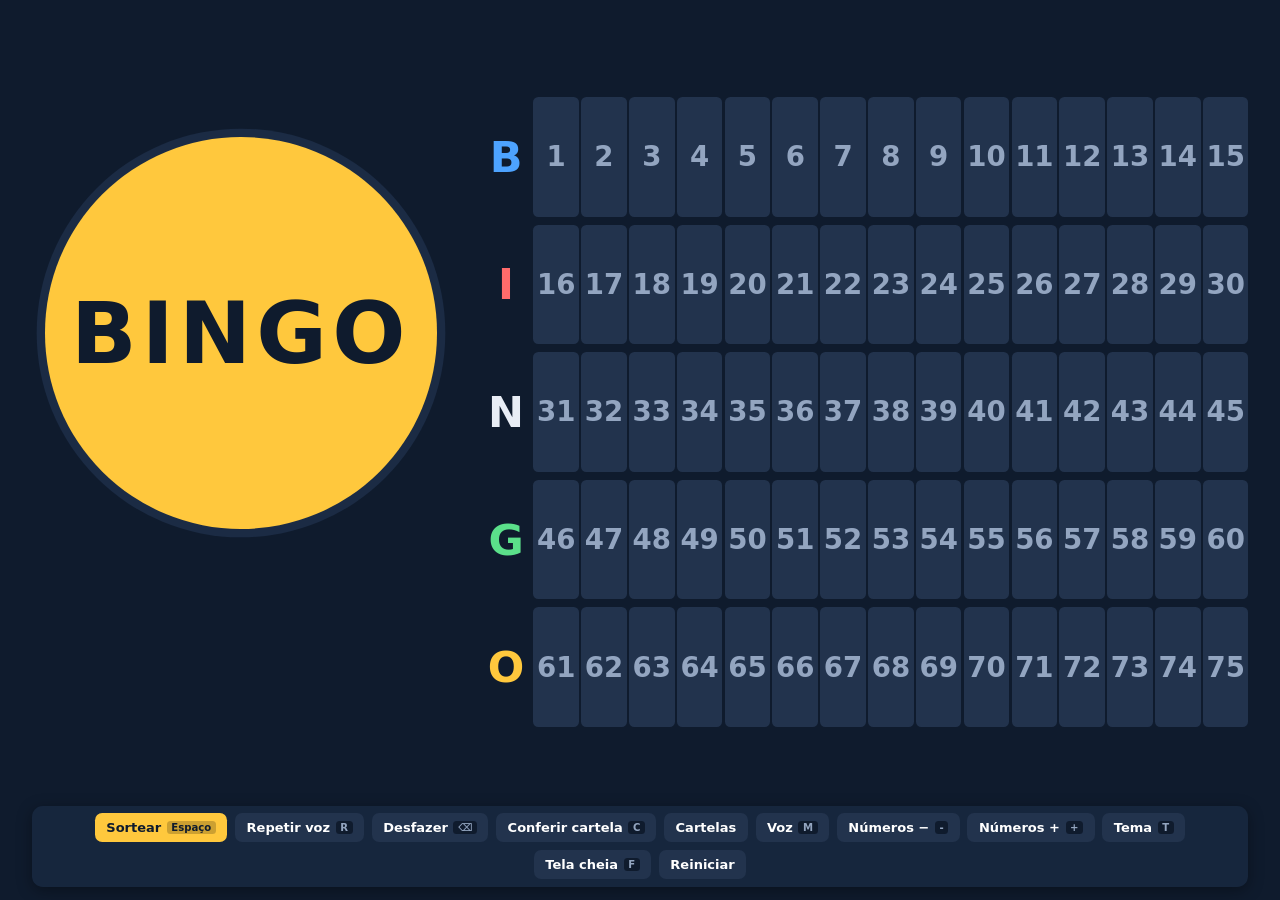
<file: index.html>
<!doctype html>
<html lang="pt-BR">
<head>
  <meta charset="utf-8">
  <meta name="viewport" content="width=device-width, initial-scale=1">
  <meta name="theme-color" content="#0f1b2d">
  <title>Bingo</title>
  <link rel="stylesheet" href="css/sorteio.css">
</head>
<body>
  <main class="tela">
    <section class="coluna-da-bola" aria-live="polite">
      <div class="bola" id="bola"></div>
      <ol class="anteriores" id="anteriores" aria-label="Últimos números sorteados"></ol>
      <p class="contador" id="contador"></p>
    </section>
    <section class="painel" id="painel" aria-label="Painel com os números sorteados"></section>
  </main>

  <footer class="rodape">
    <nav class="comandos" id="comandos" aria-label="Comandos do sorteio">
      <button type="button" class="principal" data-acao="sortear">Sortear <kbd>Espaço</kbd></button>
      <button type="button" data-acao="repetir">Repetir voz <kbd>R</kbd></button>
      <button type="button" data-acao="desfazer">Desfazer <kbd>⌫</kbd></button>
      <button type="button" data-acao="conferir">Conferir cartela <kbd>C</kbd></button>
      <a href="cartelas.html" target="_blank" rel="noopener">Cartelas</a>
      <button type="button" data-acao="voz">Voz <kbd>M</kbd></button>
      <button type="button" data-acao="menos">Números − <kbd>-</kbd></button>
      <button type="button" data-acao="mais">Números + <kbd>+</kbd></button>
      <button type="button" data-acao="tema">Tema <kbd>T</kbd></button>
      <button type="button" data-acao="tela">Tela cheia <kbd>F</kbd></button>
      <button type="button" data-acao="reiniciar">Reiniciar</button>
    </nav>
  </footer>

  <div class="sobreposicao" id="conferencia" role="dialog" aria-modal="true" aria-labelledby="conferencia-titulo" hidden>
    <div class="caixa">
      <h2 id="conferencia-titulo">Conferir cartela</h2>
      <p class="dica">Digite o número da cartela com # (exemplo: #12) ou os números separados por espaço e aperte Enter. Esc fecha.</p>
      <input type="text" id="campo-conferencia" autocomplete="off" placeholder="exemplo: #12   ou   5 12 33 47 61">
      <p class="resultado" id="resultado-conferencia" role="status"></p>
      <div class="caixa-botoes">
        <button type="button" class="principal" id="botao-conferir">Conferir</button>
        <button type="button" id="botao-fechar">Fechar</button>
      </div>
    </div>
  </div>

  <script src="js/gerador-cartela.js"></script>
  <script src="js/sorteio.js"></script>
</body>
</html>
</file>
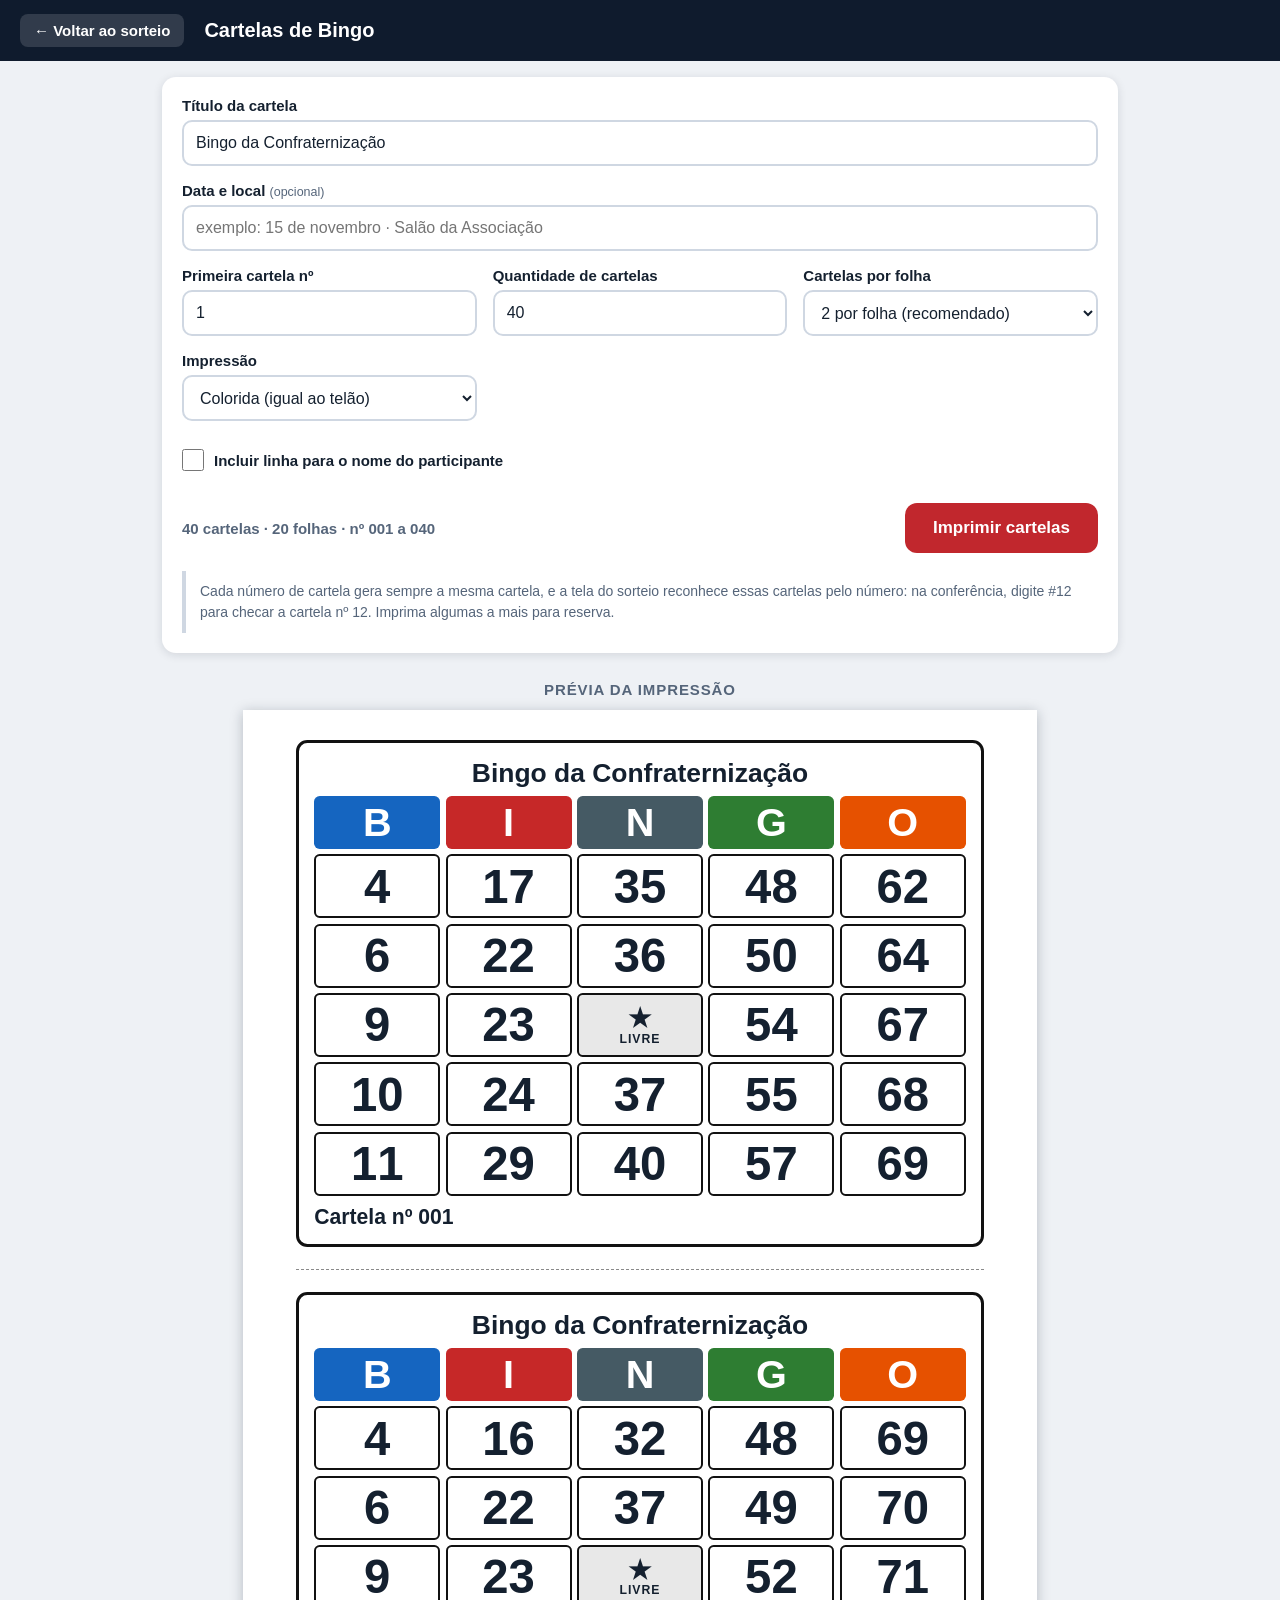
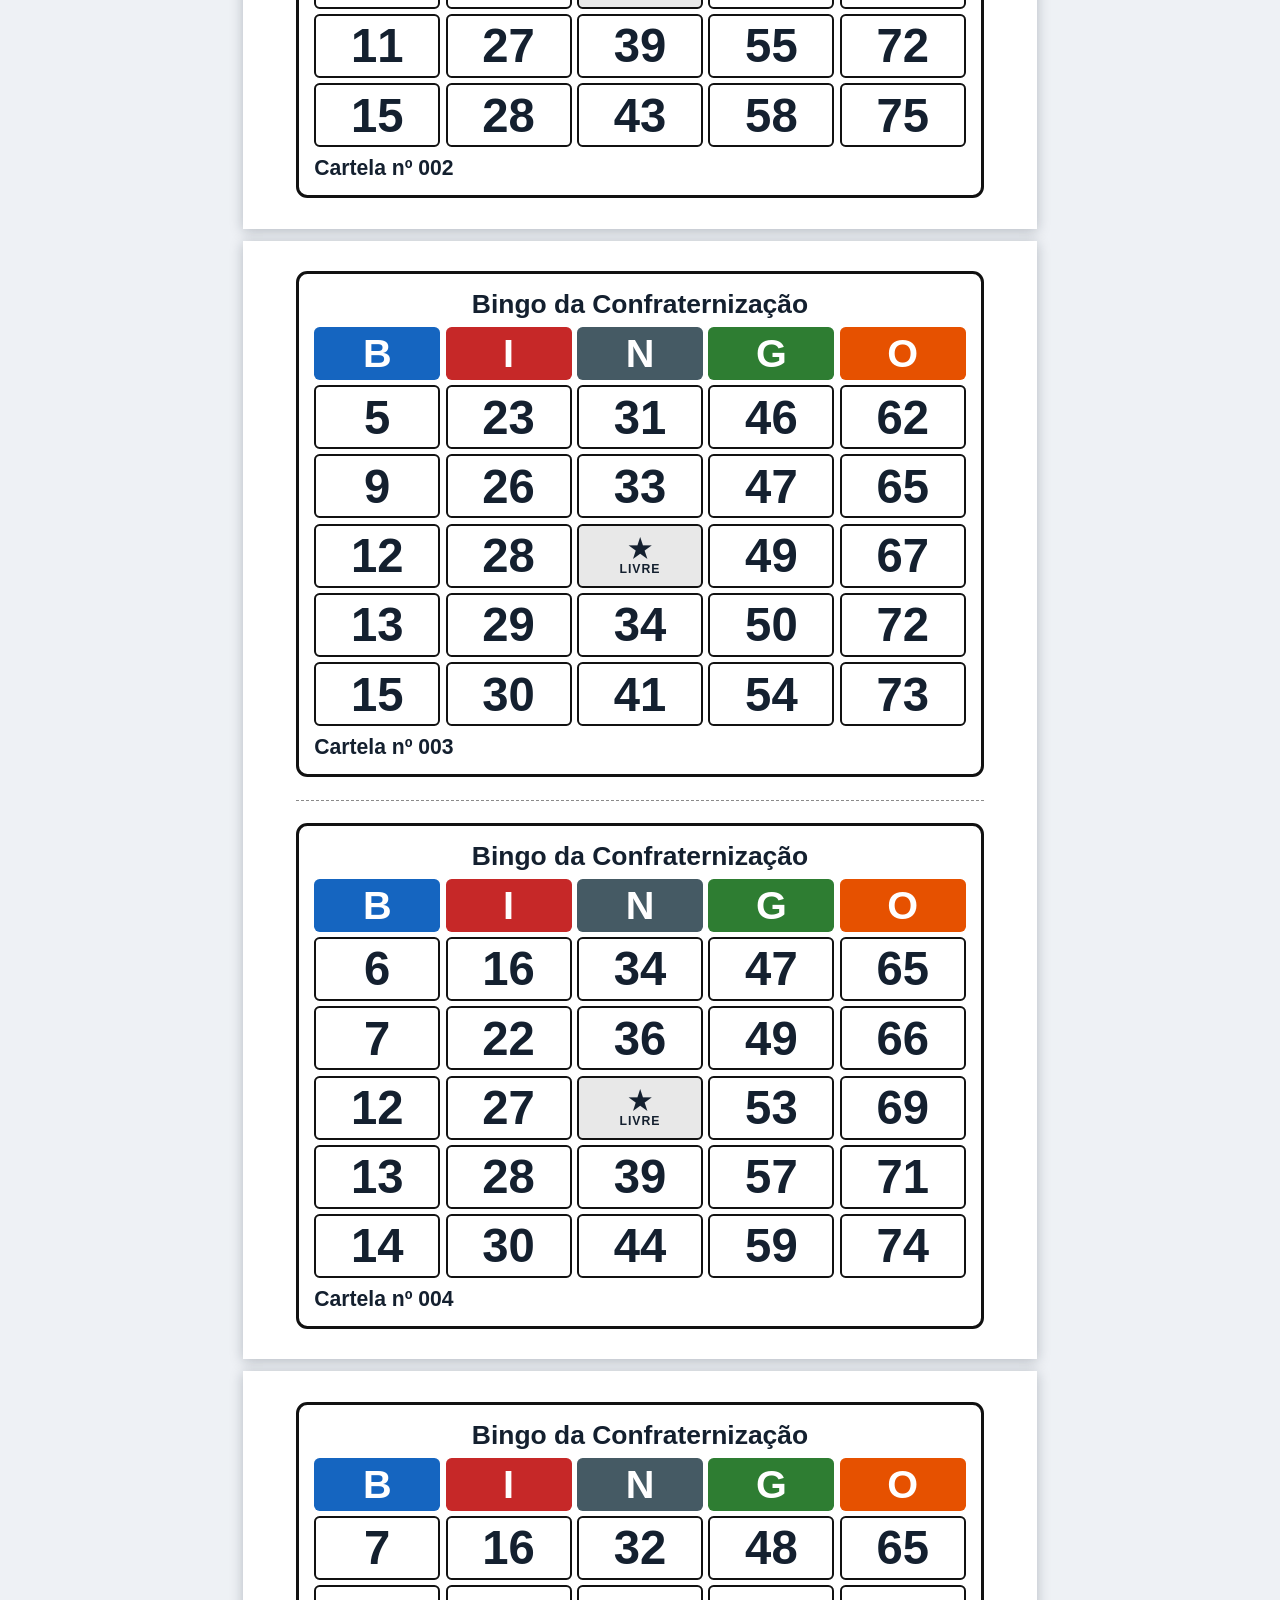
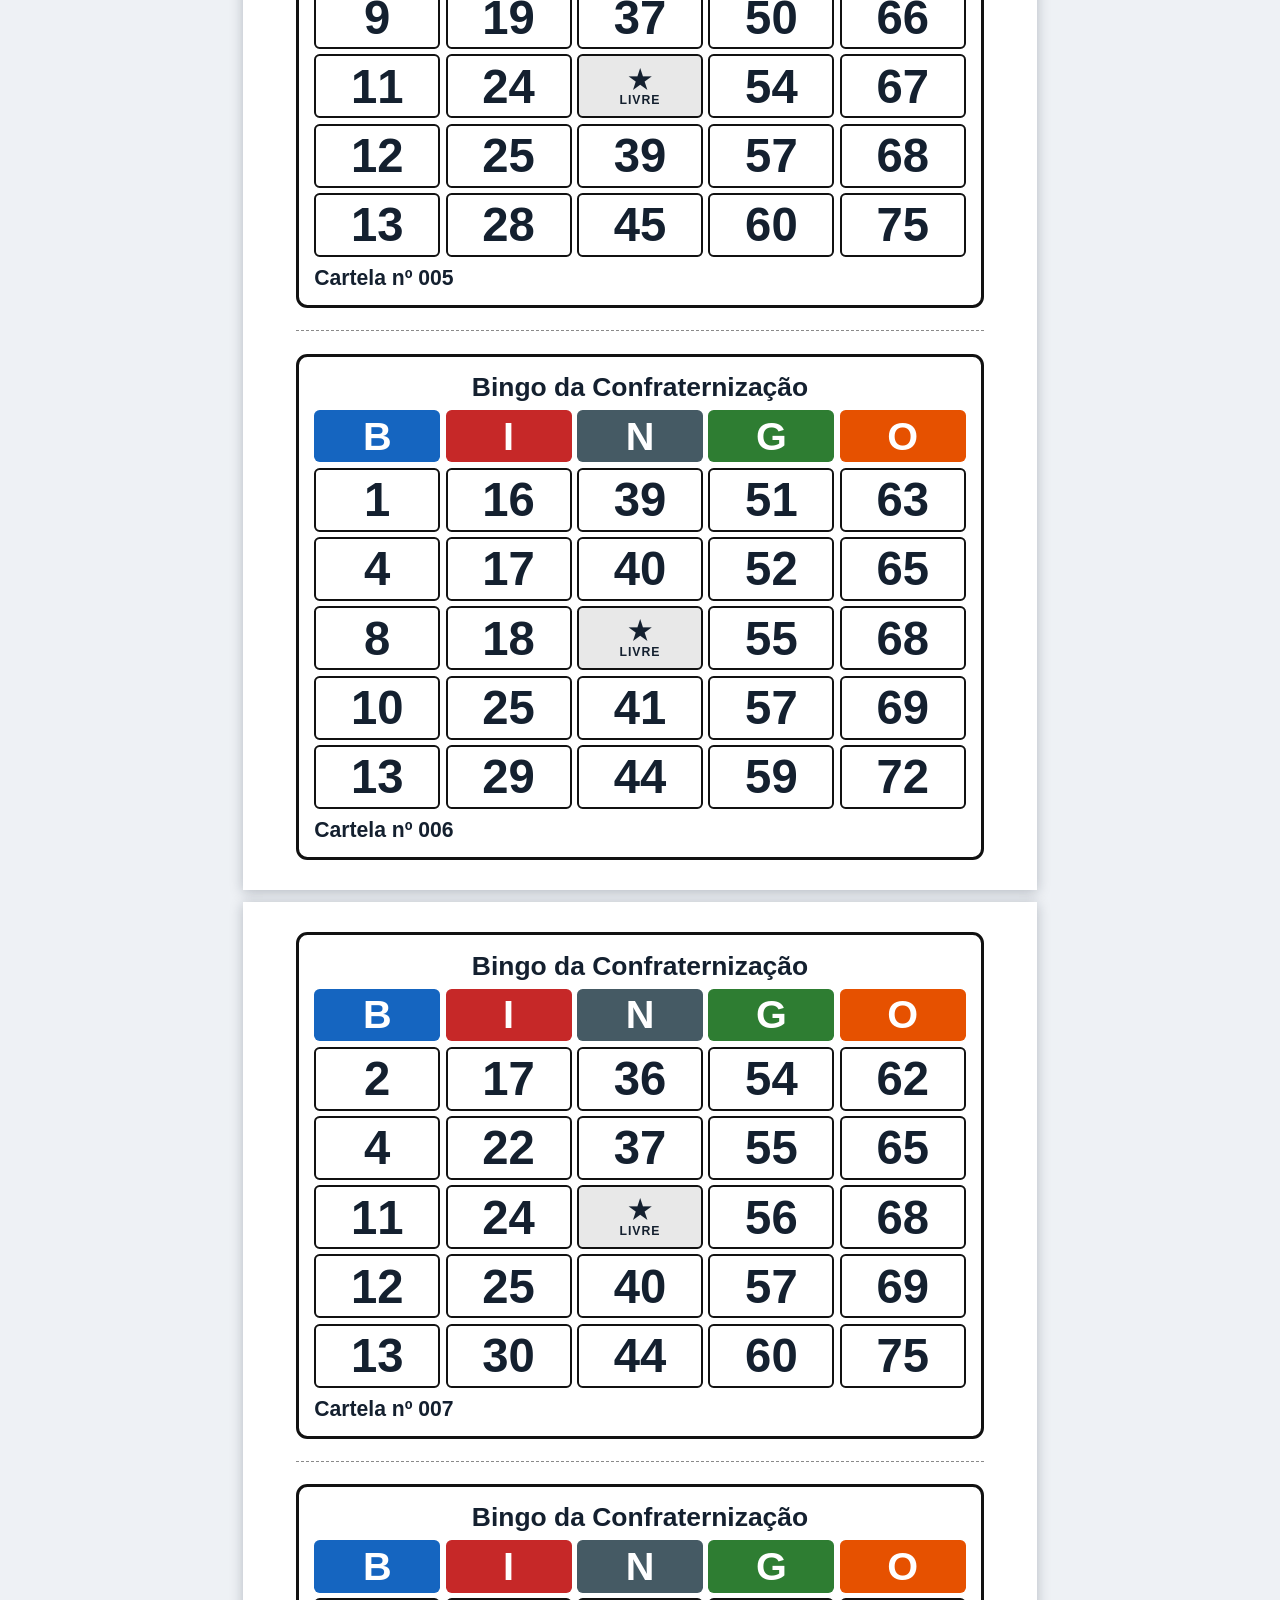
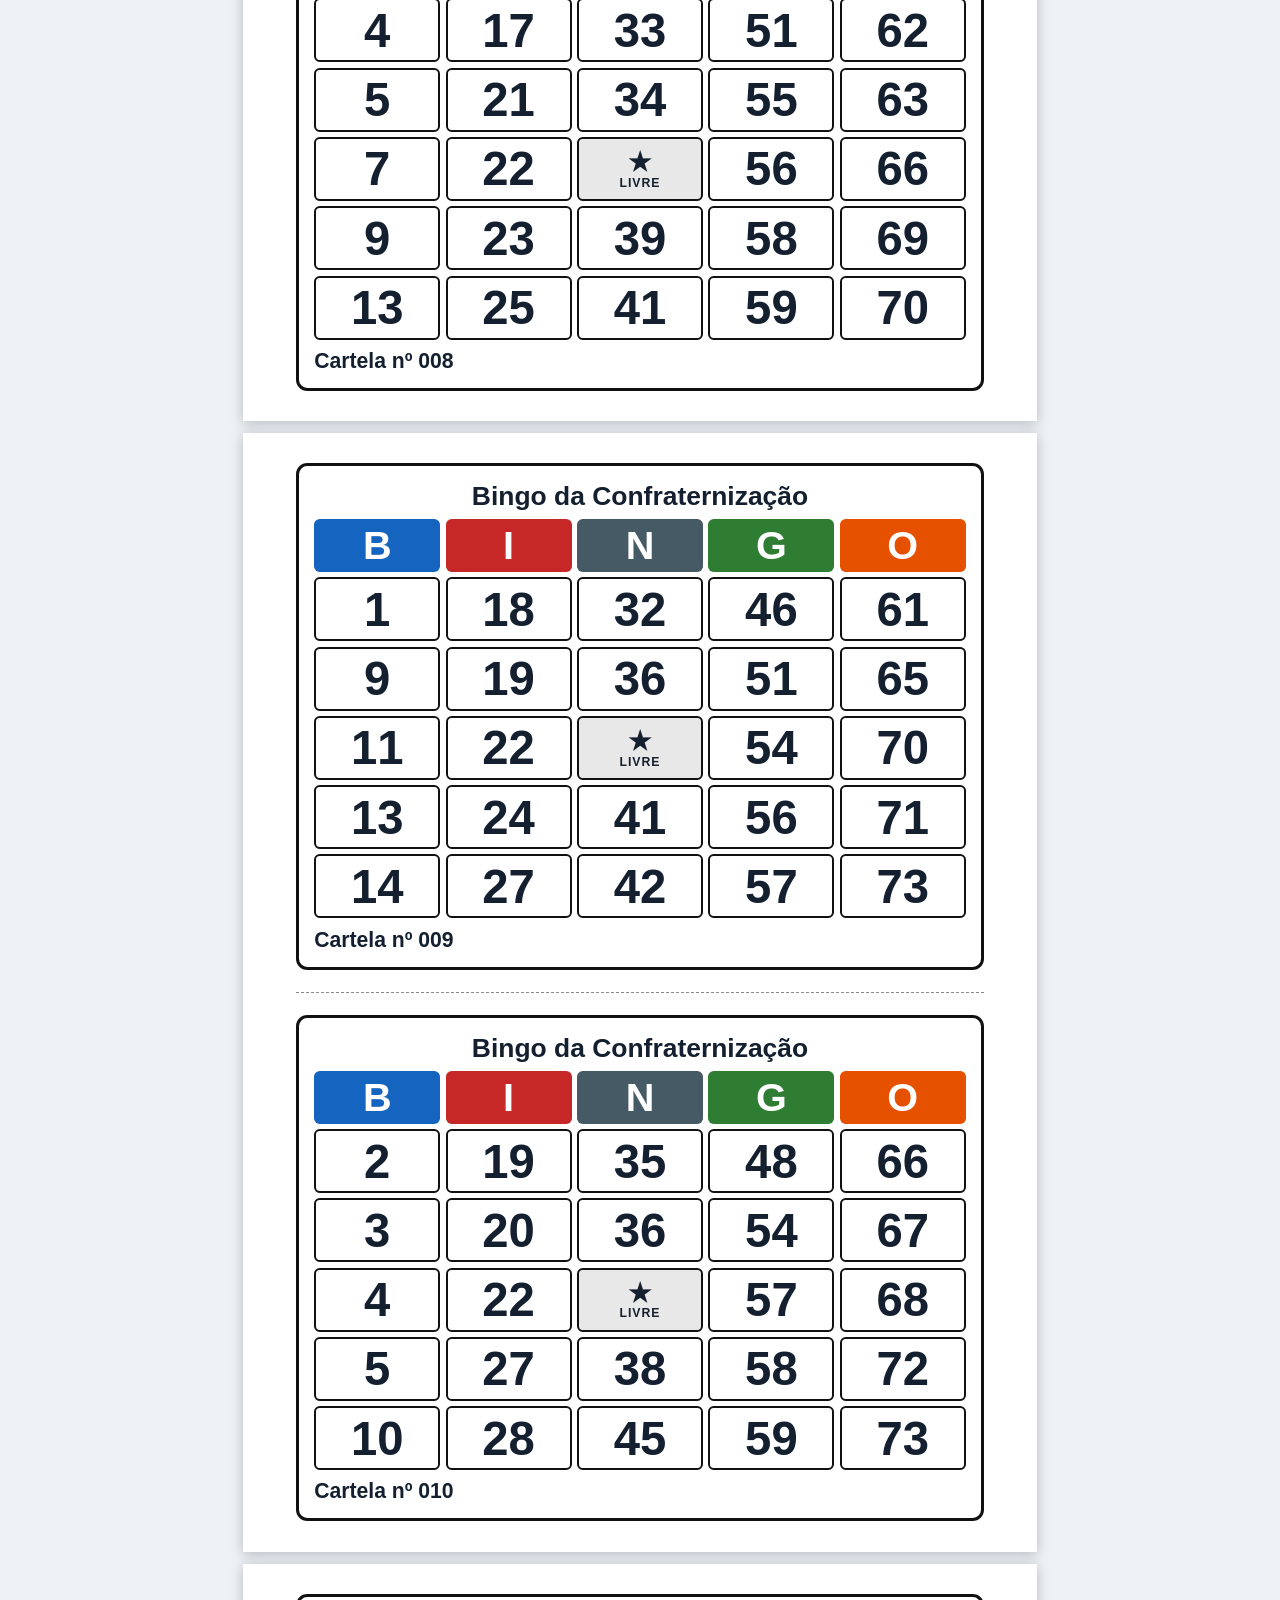
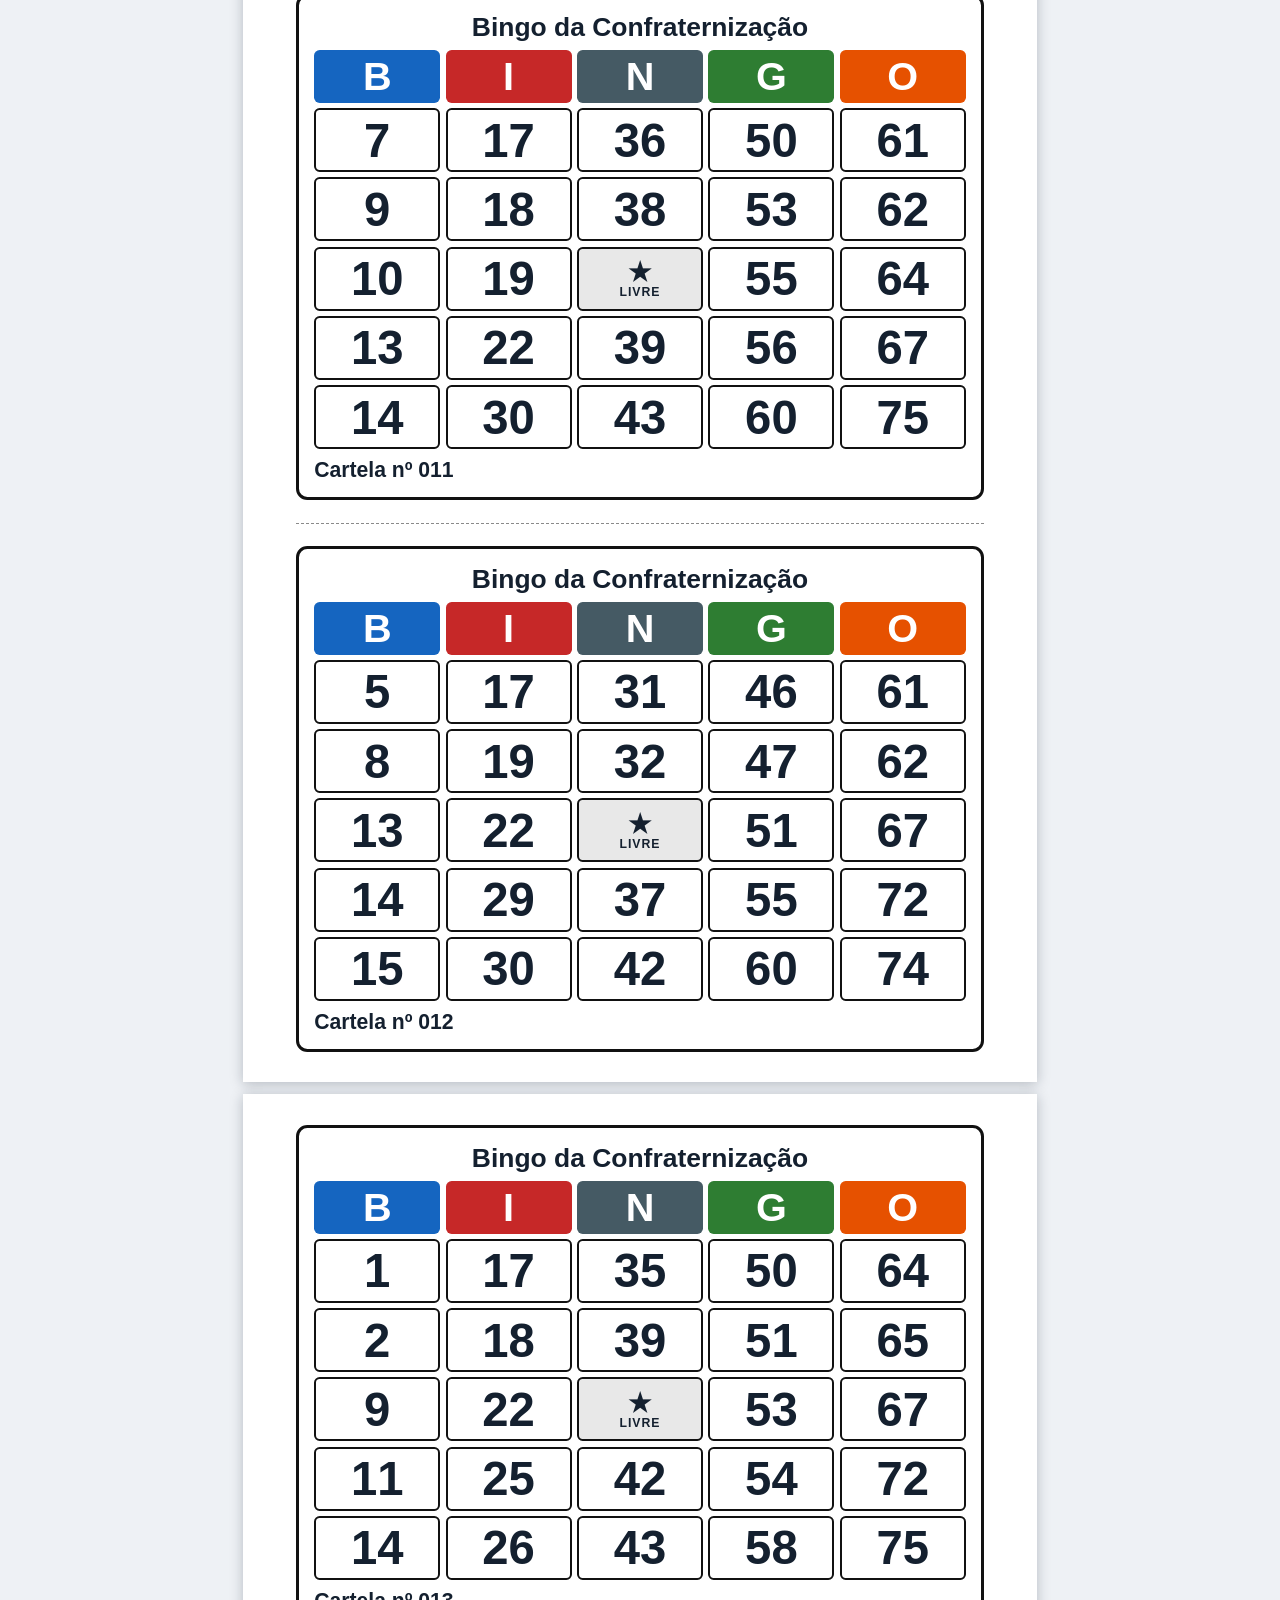
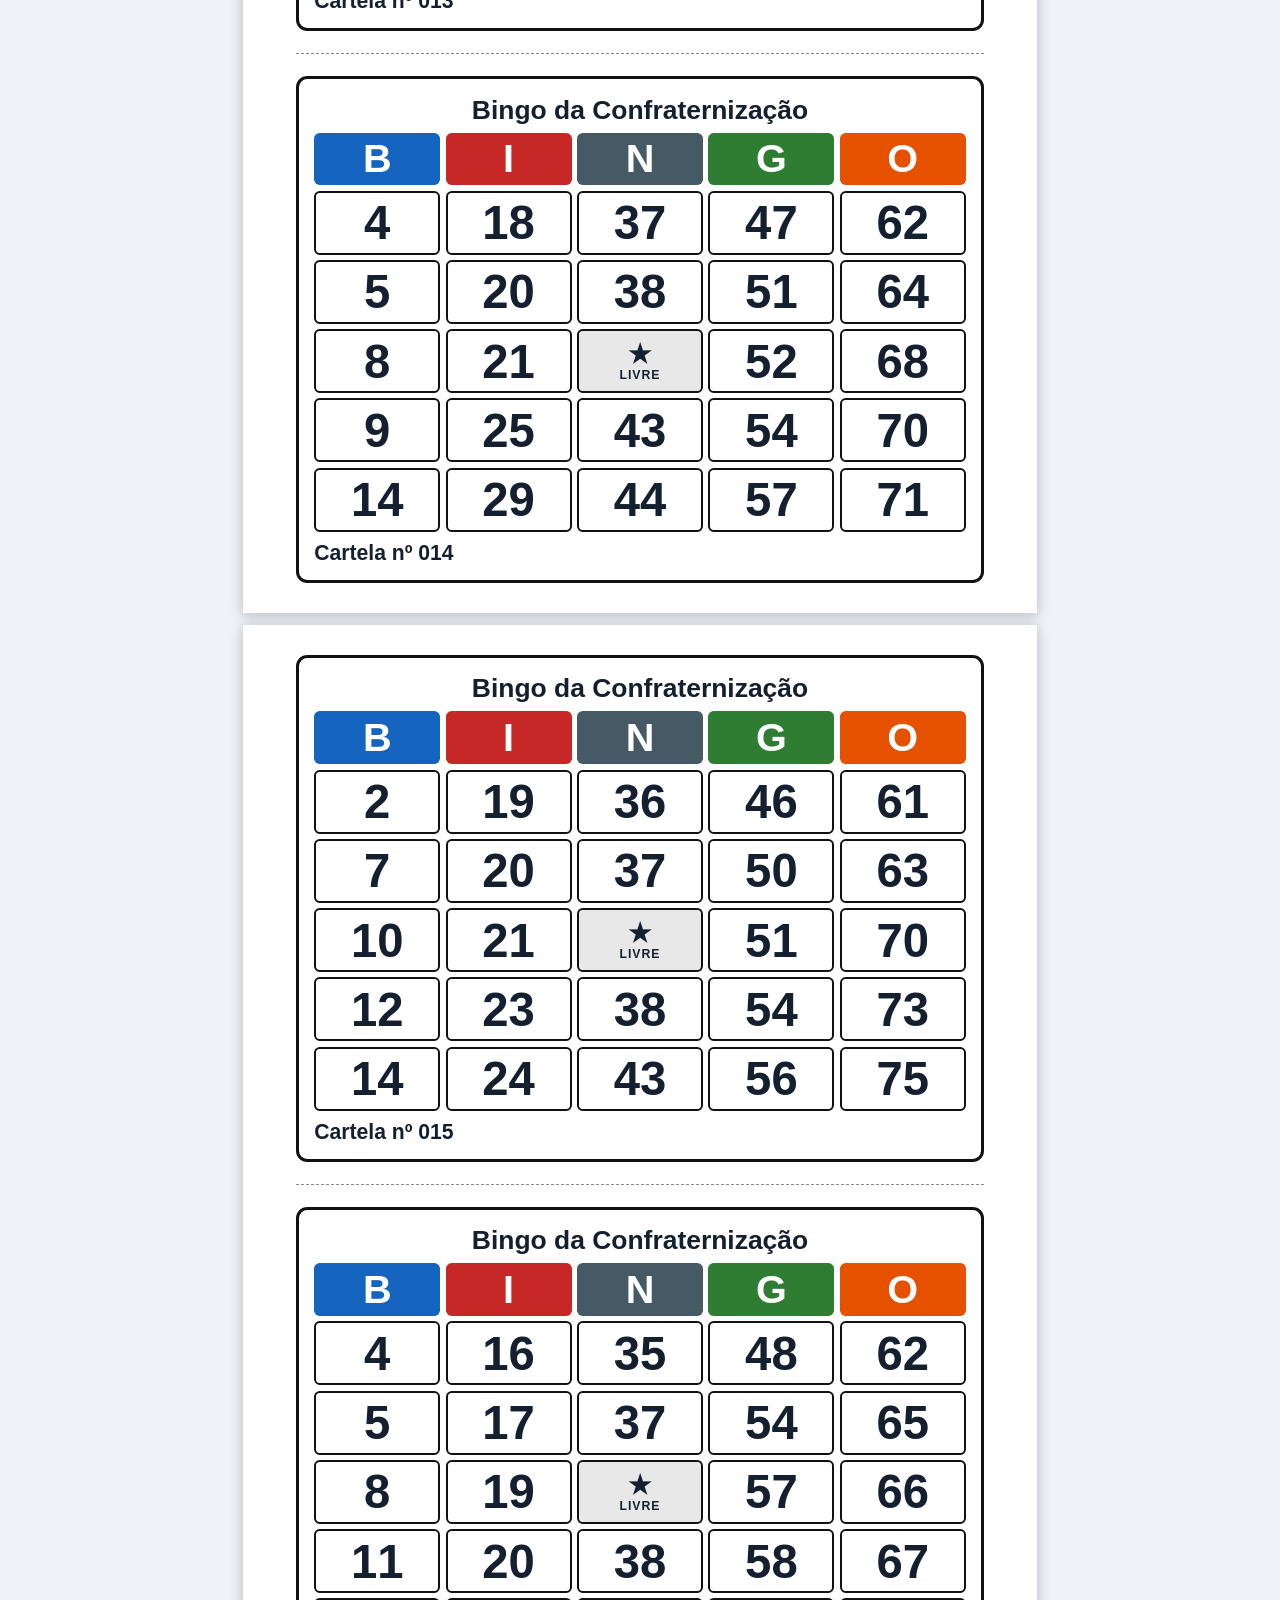
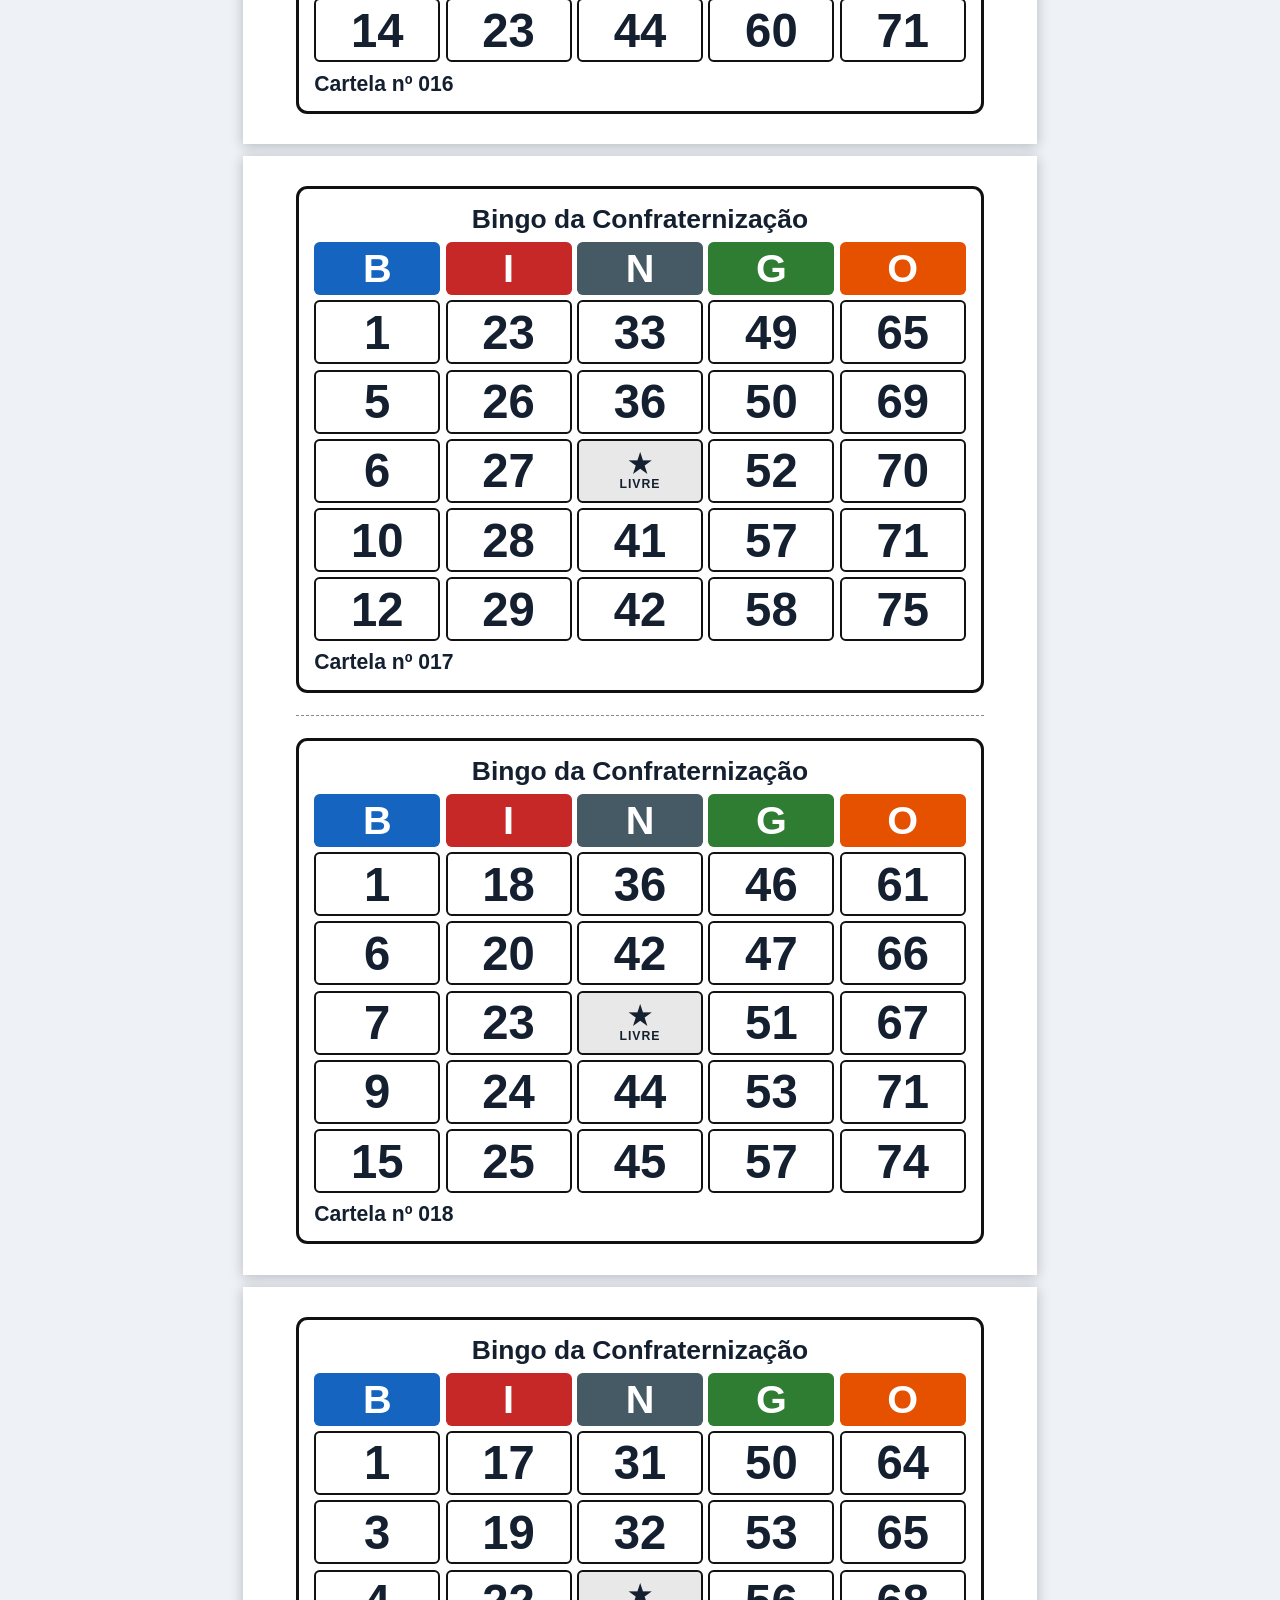
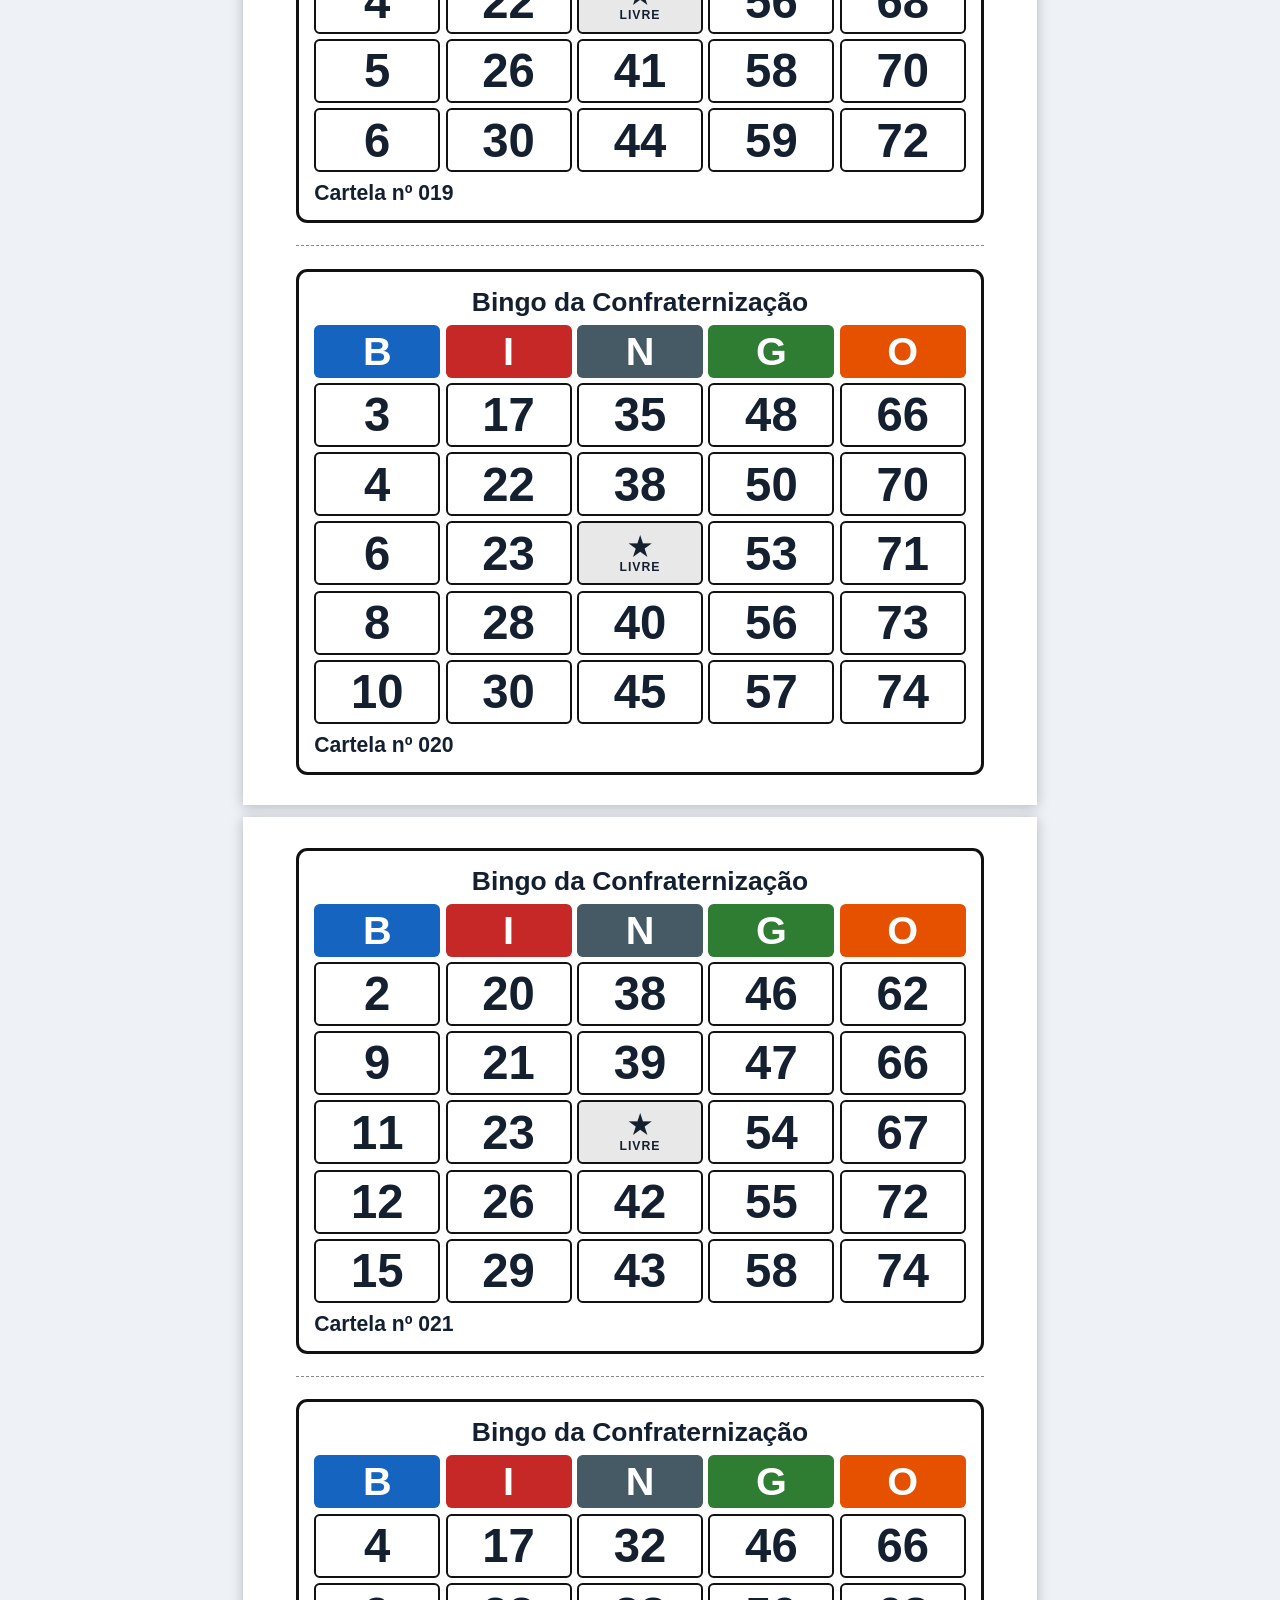
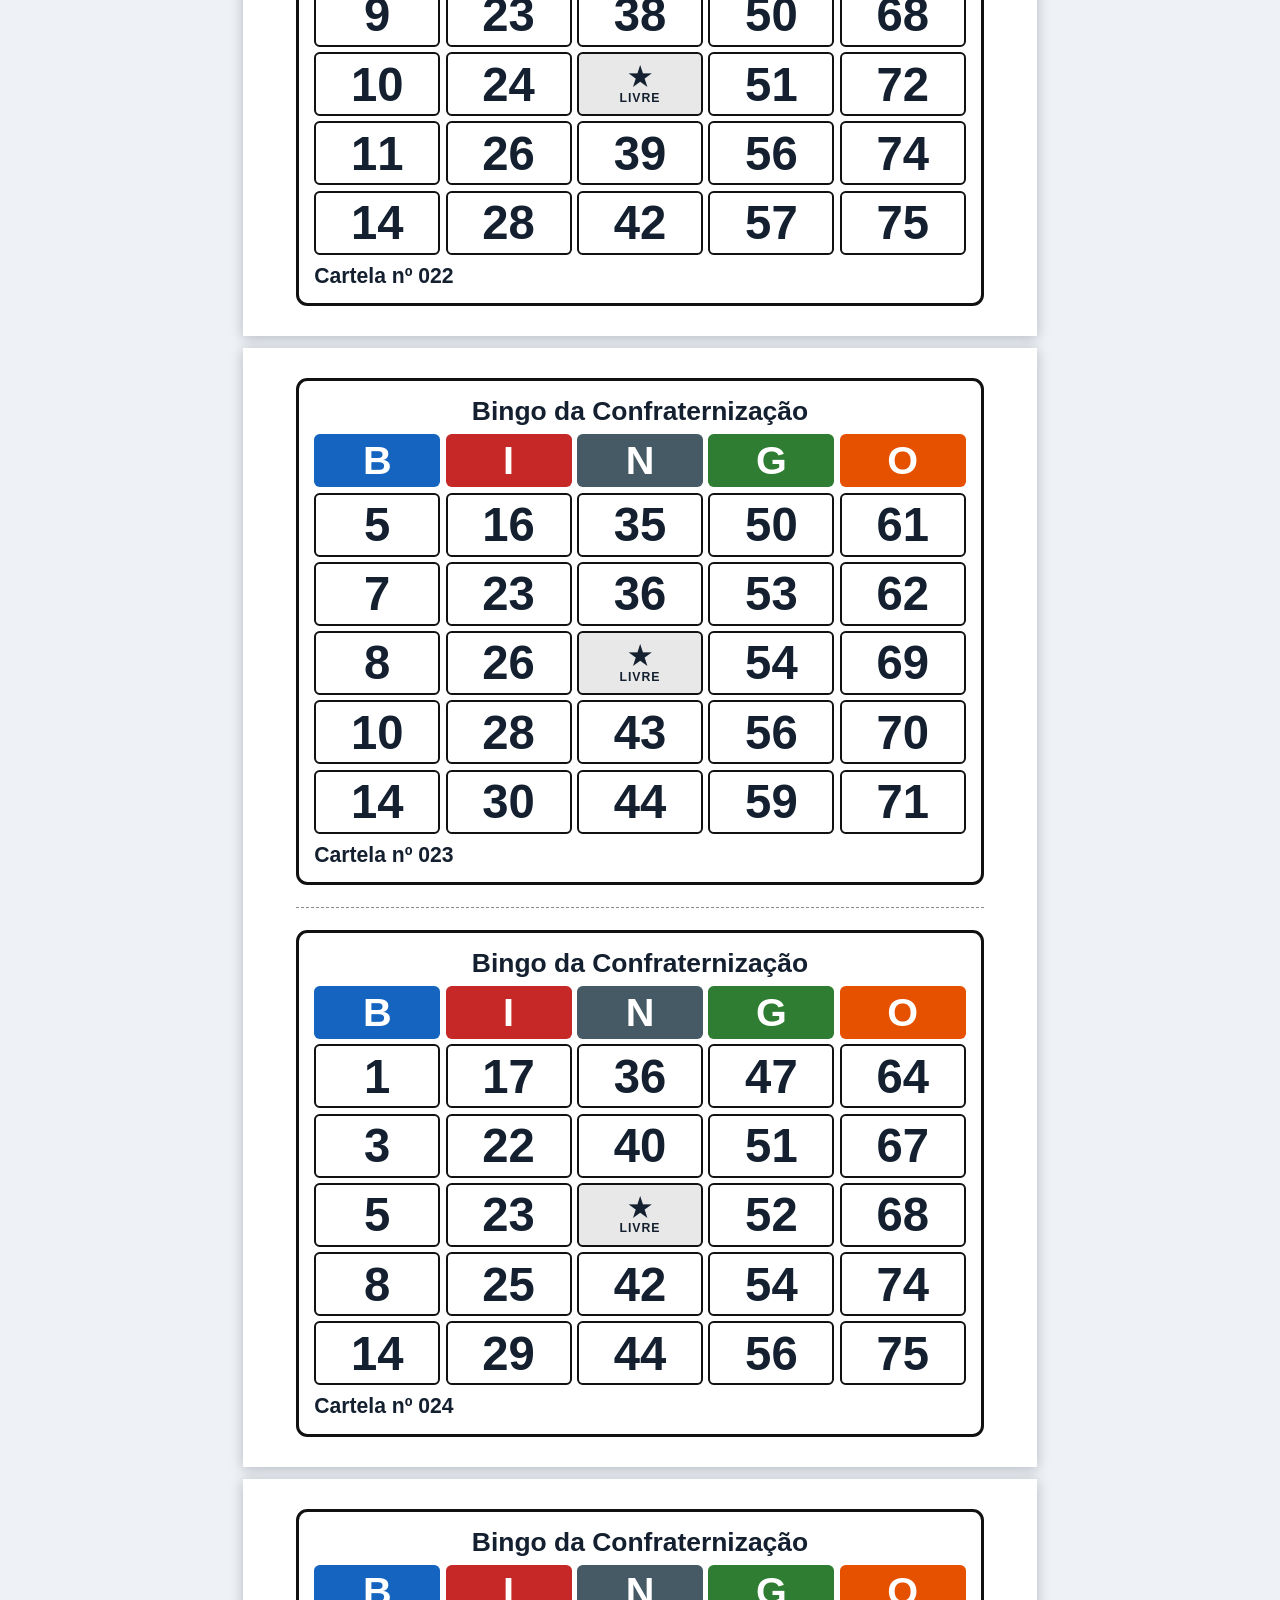
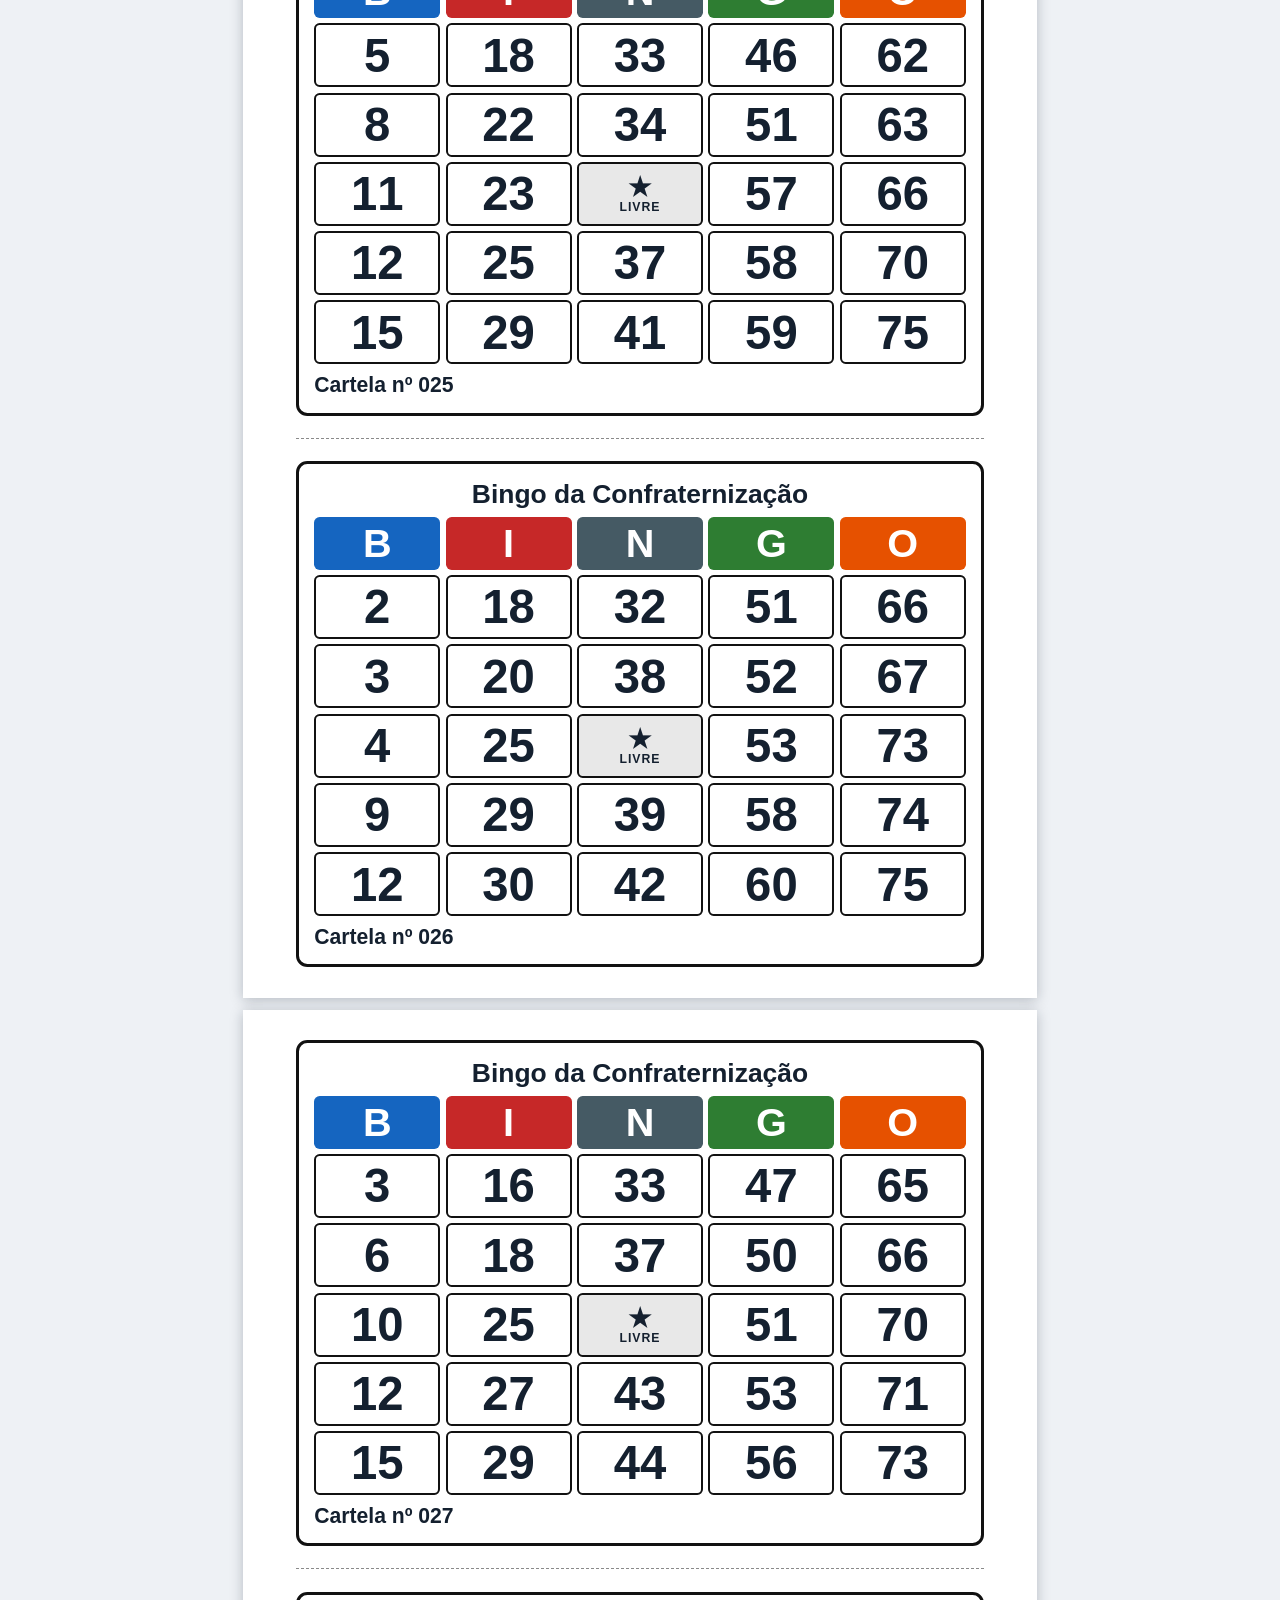
<file: Cartelas.html>
<!doctype html>
<html lang="pt-BR">
<head>
  <meta charset="utf-8">
  <meta name="viewport" content="width=device-width, initial-scale=1">
  <meta name="theme-color" content="#0f1b2d">
  <title>Cartelas de Bingo</title>
  <link rel="stylesheet" href="css/cartelas.css">
</head>
<body>
  <header class="topo">
    <a class="voltar" href="index.html">← Voltar ao sorteio</a>
    <h1>Cartelas de Bingo</h1>
  </header>

  <main class="conteudo">
    <form class="configuracao" id="formulario" novalidate>
      <div class="campos">
        <label class="campo-largo">Título da cartela
          <input type="text" id="titulo" maxlength="40" value="Bingo da Confraternização">
        </label>

        <label class="campo-largo"><span>Data e local <small>(opcional)</small></span>
          <input type="text" id="subtitulo" maxlength="50" placeholder="exemplo: 15 de novembro · Salão da Associação">
        </label>

        <label>Primeira cartela nº
          <input type="number" id="primeira" value="1" min="1" max="9999" inputmode="numeric">
        </label>

        <label>Quantidade de cartelas
          <input type="number" id="quantidade" value="40" min="1" max="500" inputmode="numeric">
        </label>

        <label>Cartelas por folha
          <select id="por-folha">
            <option value="2">2 por folha (recomendado)</option>
            <option value="1">1 grande por folha</option>
          </select>
        </label>

        <label>Impressão
          <select id="cor">
            <option value="colorida">Colorida (igual ao telão)</option>
            <option value="preto-e-branco">Preto e branco (economiza tinta)</option>
          </select>
        </label>

        <label class="opcao campo-largo">
          <input type="checkbox" id="nome">
          Incluir linha para o nome do participante
        </label>
      </div>

      <div class="acoes">
        <p class="resumo" id="resumo" role="status"></p>
        <button type="button" class="botao-impressao" id="imprimir">Imprimir cartelas</button>
      </div>

      <p class="aviso">Cada número de cartela gera sempre a mesma cartela, e a tela do sorteio reconhece essas cartelas pelo número: na conferência, digite #12 para checar a cartela nº 12. Imprima algumas a mais para reserva.</p>
    </form>

    <h2 class="previa-titulo">Prévia da impressão</h2>
    <section class="previa" id="folhas" aria-label="Prévia das folhas"></section>
  </main>

  <script src="js/gerador-cartela.js"></script>
  <script src="js/cartelas.js"></script>
</body>
</html>
</file>
<file: css/sorteio.css>
:root {
  --fundo: #0f1b2d;
  --texto: #ffffff;
  --destaque: #ffc83d;
  --sobre-destaque: #0f1b2d;
  --apagado: #22334d;
  --anel: #1b2b44;
  --texto-apagado: #93a5c0;
  --superficie: #16263d;
  --sucesso: #5be08a;
  --erro: #ff7b7b;
  --cor-b: #4da3ff;
  --cor-i: #ff6b6b;
  --cor-n: #e8edf5;
  --cor-g: #5be08a;
  --cor-o: #ffc83d;
  --sobre-cor: #0f1b2d;
  --escala-painel: 0.9;
}

body.claro {
  --fundo: #fffdf6;
  --texto: #111111;
  --destaque: #c1272d;
  --sobre-destaque: #ffffff;
  --apagado: #ebe6d8;
  --anel: #e2dccb;
  --texto-apagado: #6f6959;
  --superficie: #ffffff;
  --sucesso: #127a3a;
  --erro: #b3261e;
  --cor-b: #1565c0;
  --cor-i: #c62828;
  --cor-n: #455a64;
  --cor-g: #2e7d32;
  --cor-o: #e65100;
  --sobre-cor: #ffffff;
}

[data-letra="B"] { --cor: var(--cor-b); }
[data-letra="I"] { --cor: var(--cor-i); }
[data-letra="N"] { --cor: var(--cor-n); }
[data-letra="G"] { --cor: var(--cor-g); }
[data-letra="O"] { --cor: var(--cor-o); }

* {
  box-sizing: border-box;
  margin: 0;
  padding: 0;
  -webkit-tap-highlight-color: transparent;
}

html {
  height: 100%;
}

body {
  display: flex;
  flex-direction: column;
  height: 100%;
  overflow: hidden;
  background: var(--fundo);
  color: var(--texto);
  font-family: "Segoe UI", system-ui, -apple-system, Arial, sans-serif;
}

body:not(.comandos-visiveis) {
  cursor: none;
}

.tela {
  display: grid;
  flex: 1;
  grid-template-columns: minmax(0, 0.95fr) minmax(0, 1.75fr);
  gap: 2.5vw;
  min-height: 0;
  padding: 3vh 2.5vw 1vh;
}

.coluna-da-bola {
  container-type: inline-size;
  display: flex;
  flex-direction: column;
  align-items: center;
  justify-content: center;
  gap: 3.5vh;
  min-width: 0;
}

.bola {
  container-type: inline-size;
  display: flex;
  flex: none;
  flex-direction: column;
  align-items: center;
  justify-content: center;
  gap: 1cqw;
  width: min(94cqw, 58vh);
  aspect-ratio: 1;
  border-radius: 50%;
  background: var(--destaque);
  color: var(--sobre-destaque);
  box-shadow: 0 0 0 2cqw var(--anel);
}

.bola[data-letra] {
  background: var(--cor);
  color: var(--sobre-cor);
}

.bola.rolando {
  background: var(--destaque);
  color: var(--sobre-destaque);
}

.bola.rolando .bola-numero {
  opacity: 0.75;
}

.bola.aparecendo {
  animation: aparecer 0.5s ease-out;
}

.bola-letra {
  font-size: 19cqw;
  font-weight: 800;
  line-height: 1;
  letter-spacing: 0.05em;
}

.bola-numero {
  font-size: 54cqw;
  font-weight: 900;
  line-height: 1;
  font-variant-numeric: tabular-nums;
}

.bola-repouso {
  font-size: 22cqw;
  font-weight: 900;
  letter-spacing: 0.06em;
}

.anteriores {
  display: flex;
  align-items: center;
  justify-content: center;
  gap: 2.5cqw;
  min-height: 17cqw;
  list-style: none;
}

.anteriores li {
  display: flex;
  flex-direction: column;
  align-items: center;
  justify-content: center;
  width: min(17cqw, 10vh);
  aspect-ratio: 1;
  border: 0.7cqw solid var(--cor);
  border-radius: 50%;
  background: var(--apagado);
  line-height: 1;
}

.anterior-letra {
  color: var(--cor);
  font-size: 4.2cqw;
  font-weight: 900;
}

.anterior-numero {
  font-size: 7.4cqw;
  font-weight: 800;
}

.contador {
  min-height: 1.2em;
  color: var(--texto-apagado);
  font-size: max(16px, 5cqw);
  font-weight: 600;
  text-align: center;
}

.painel {
  container-type: inline-size;
  display: grid;
  grid-template-rows: repeat(5, 1fr);
  align-self: center;
  gap: 0.9vh;
  height: min(100%, 70vh);
}

.painel-faixa {
  display: grid;
  grid-template-columns: 1.1fr repeat(15, 1fr);
  gap: 0 0.3cqw;
}

.painel-letra,
.painel-numero {
  display: flex;
  align-items: center;
  justify-content: center;
  border-radius: 0.7cqw;
  font-weight: 700;
  font-variant-numeric: tabular-nums;
}

.painel-letra {
  color: var(--cor);
  font-size: 5.6cqw;
  font-weight: 900;
}

.painel-numero {
  background: var(--apagado);
  color: var(--texto-apagado);
  font-size: calc(4cqw * var(--escala-painel));
}

.painel-numero.sorteado {
  background: var(--cor);
  color: var(--sobre-cor);
  font-weight: 900;
}

.painel-numero.ultimo {
  position: relative;
  z-index: 1;
  box-shadow: 0 0 0 0.5cqw var(--texto);
  transform: scale(1.06);
}

.painel-numero.novo {
  animation: destacar 1.2s ease-out 2;
}

.rodape {
  display: flex;
  flex: none;
  align-items: center;
  justify-content: center;
  min-height: 9vh;
  padding: 0 2.5vw 1.5vh;
}

.comandos {
  display: flex;
  flex-wrap: wrap;
  justify-content: center;
  gap: 0.6vw;
  padding: 0.8vh 0.8vw;
  border-radius: 1.2vh;
  background: var(--superficie);
  box-shadow: 0 0.4vh 1.6vh rgba(0, 0, 0, 0.35);
  opacity: 0;
  pointer-events: none;
  transition: opacity 0.3s;
}

body.comandos-visiveis .comandos {
  opacity: 1;
  pointer-events: auto;
}

.comandos button,
.comandos a {
  display: inline-flex;
  align-items: center;
  padding: 0.8vh 0.9vw;
  border: 0;
  border-radius: 0.8vh;
  background: var(--apagado);
  color: var(--texto);
  font: inherit;
  font-size: max(13px, 0.95vw);
  font-weight: 600;
  text-decoration: none;
  cursor: pointer;
}

.comandos button.principal {
  background: var(--destaque);
  color: var(--sobre-destaque);
}

.comandos button:hover,
.comandos a:hover {
  filter: brightness(1.15);
}

.comandos button:focus-visible,
.comandos a:focus-visible,
.caixa button:focus-visible {
  outline: 3px solid var(--destaque);
  outline-offset: 2px;
}

kbd {
  margin-left: 0.55em;
  padding: 0.1em 0.45em;
  border-radius: 0.35em;
  background: var(--fundo);
  color: var(--texto-apagado);
  font: inherit;
  font-size: 0.78em;
  font-weight: 700;
}

.principal kbd {
  background: rgba(0, 0, 0, 0.2);
  color: inherit;
}

.sobreposicao {
  position: fixed;
  inset: 0;
  z-index: 5;
  display: flex;
  align-items: center;
  justify-content: center;
  padding: 16px;
  background: rgba(0, 0, 0, 0.82);
}

.sobreposicao[hidden] {
  display: none;
}

.caixa {
  display: flex;
  flex-direction: column;
  gap: clamp(12px, 2.5vh, 28px);
  width: min(100%, 900px);
  padding: clamp(18px, 4vh, 40px) clamp(18px, 3vw, 40px);
  border-radius: 20px;
  background: var(--superficie);
  color: var(--texto);
}

.caixa h2 {
  font-size: clamp(22px, 3vw, 44px);
}

.caixa input {
  width: 100%;
  padding: 12px 16px;
  border: 3px solid var(--apagado);
  border-radius: 12px;
  background: var(--fundo);
  color: var(--texto);
  font: inherit;
  font-size: clamp(20px, 3vw, 44px);
}

.dica {
  color: var(--texto-apagado);
  font-size: clamp(14px, 1.6vw, 24px);
}

.resultado {
  min-height: 1.3em;
  font-size: clamp(22px, 3.4vw, 56px);
  font-weight: 800;
}

.resultado.sucesso {
  color: var(--sucesso);
}

.resultado.erro {
  color: var(--erro);
}

.caixa-botoes {
  display: flex;
  flex-wrap: wrap;
  gap: 12px;
}

.caixa-botoes button {
  min-height: 48px;
  padding: 10px 24px;
  border: 0;
  border-radius: 12px;
  background: var(--apagado);
  color: var(--texto);
  font: inherit;
  font-size: clamp(16px, 1.6vw, 24px);
  font-weight: 700;
  cursor: pointer;
}

.caixa-botoes button.principal {
  background: var(--destaque);
  color: var(--sobre-destaque);
}

@keyframes aparecer {
  0% { transform: scale(0.9); }
  60% { transform: scale(1.04); }
  100% { transform: scale(1); }
}

@keyframes destacar {
  50% {
    transform: scale(1.35);
    box-shadow: 0 0 2vh var(--cor);
  }
}

@media (hover: none) {
  body:not(.comandos-visiveis) {
    cursor: auto;
  }

  .comandos {
    opacity: 1;
    pointer-events: auto;
  }

  kbd {
    display: none;
  }
}

@media (max-aspect-ratio: 1/1), (max-height: 500px) {
  .rodape {
    min-height: 0;
    padding: 0;
  }

  .comandos {
    flex-wrap: nowrap;
    justify-content: flex-start;
    gap: 8px;
    width: 100%;
    padding: 8px 10px;
    overflow-x: auto;
    border-radius: 0;
    box-shadow: 0 -4px 14px rgba(0, 0, 0, 0.3);
  }

  .comandos button,
  .comandos a {
    flex: none;
    min-height: 46px;
    padding: 10px 16px;
    border-radius: 10px;
    font-size: 16px;
    white-space: nowrap;
  }

  .comandos .principal {
    position: sticky;
    left: 0;
    box-shadow: 8px 0 10px -4px rgba(0, 0, 0, 0.5);
  }
}

@media (max-height: 500px) and (min-aspect-ratio: 1/1) {
  .tela {
    padding-top: 2vh;
  }

  .coluna-da-bola {
    gap: 1.5vh;
  }

  .bola {
    width: min(94cqw, 44vh);
  }

  .anteriores {
    min-height: 0;
  }

  .anteriores li {
    width: min(17cqw, 9vh);
  }

  .contador {
    min-height: 0;
  }
}

@media (max-aspect-ratio: 1/1) {
  html,
  body {
    height: auto;
  }

  body {
    min-height: 100%;
    overflow: visible;
  }

  .tela {
    flex: 1 0 auto;
    grid-template-columns: minmax(0, 1fr);
    gap: 5vw;
    padding: 4vw 4vw 5vw;
  }

  .coluna-da-bola {
    gap: 3vw;
  }

  .bola {
    width: min(64cqw, 44vh);
  }

  .anteriores li {
    width: 16cqw;
  }

  .painel {
    grid-auto-rows: 8.2cqw;
    grid-template-rows: none;
    gap: 1.4cqw;
    height: auto;
  }

  .rodape {
    position: sticky;
    bottom: 0;
    z-index: 3;
    background: var(--superficie);
  }
}

@media (max-width: 640px) and (max-aspect-ratio: 1/1) {
  .painel {
    grid-auto-rows: auto;
    grid-template-columns: repeat(5, minmax(0, 1fr));
    gap: 1.6cqw;
  }

  .painel-faixa {
    display: flex;
    flex-direction: column;
    gap: 1.2cqw;
  }

  .painel-letra {
    min-height: 11cqw;
    font-size: 9cqw;
  }

  .painel-numero {
    min-height: 10.5cqw;
    border-radius: 1.4cqw;
    font-size: calc(8.2cqw * var(--escala-painel));
  }

  .painel-numero.ultimo {
    box-shadow: 0 0 0 0.9cqw var(--texto);
  }
}

@media (prefers-reduced-motion: reduce) {
  .bola.aparecendo,
  .painel-numero.novo {
    animation: none;
  }

  .comandos {
    transition: none;
  }
}
</file>
<file: css/cartelas.css>
@page {
  size: A4;
  margin: 0;
}

:root {
  --fundo: #eef1f5;
  --superficie: #ffffff;
  --texto: #14202f;
  --texto-suave: #55657a;
  --borda: #cfd7e2;
  --primaria: #0f1b2d;
  --impressao: #c1272d;
  --foco: #1565c0;
  --cor-b: #1565c0;
  --cor-i: #c62828;
  --cor-n: #455a64;
  --cor-g: #2e7d32;
  --cor-o: #e65100;
  --altura-cartela: 134mm;
  --altura-letras: 14mm;
  --fonte-titulo: 7mm;
  --fonte-subtitulo: 4.4mm;
  --fonte-letras: 10.5mm;
  --fonte-numero: 12.5mm;
  --fonte-rodape: 5.6mm;
  --espaco-da-grade: 1.4mm;
  --borda-da-casa: 0.7mm;
  --escala-da-previa: 1;
}

body.uma-por-folha {
  --altura-cartela: 281mm;
  --altura-letras: 28mm;
  --fonte-titulo: 12mm;
  --fonte-subtitulo: 7mm;
  --fonte-letras: 21mm;
  --fonte-numero: 24mm;
  --fonte-rodape: 9mm;
  --espaco-da-grade: 2.4mm;
  --borda-da-casa: 1.1mm;
}

* {
  box-sizing: border-box;
  margin: 0;
  padding: 0;
  -webkit-tap-highlight-color: transparent;
}

body {
  background: var(--fundo);
  color: var(--texto);
  font-family: Arial, Helvetica, sans-serif;
  -webkit-print-color-adjust: exact;
  print-color-adjust: exact;
}

.topo {
  display: flex;
  flex-wrap: wrap;
  align-items: center;
  gap: 8px 20px;
  padding: 14px 20px;
  background: var(--primaria);
  color: #ffffff;
}

.topo h1 {
  font-size: 20px;
}

.voltar {
  padding: 8px 14px;
  border-radius: 8px;
  background: rgba(255, 255, 255, 0.14);
  color: #ffffff;
  font-size: 15px;
  font-weight: 700;
  text-decoration: none;
}

.voltar:hover {
  background: rgba(255, 255, 255, 0.24);
}

.conteudo {
  max-width: 980px;
  margin: 0 auto;
  padding: 16px 12px 48px;
}

.configuracao {
  padding: 20px;
  border-radius: 14px;
  background: var(--superficie);
  box-shadow: 0 2px 10px rgba(15, 27, 45, 0.12);
}

.campos {
  display: grid;
  grid-template-columns: repeat(auto-fit, minmax(220px, 1fr));
  gap: 16px;
}

.campo-largo {
  grid-column: 1 / -1;
}

.configuracao label {
  display: flex;
  flex-direction: column;
  gap: 6px;
  font-size: 15px;
  font-weight: 700;
}

.configuracao label small {
  color: var(--texto-suave);
  font-weight: 400;
}

.configuracao input[type="text"],
.configuracao input[type="number"],
.configuracao select {
  width: 100%;
  min-height: 46px;
  padding: 10px 12px;
  border: 2px solid var(--borda);
  border-radius: 10px;
  background: #ffffff;
  color: var(--texto);
  font: inherit;
  font-size: 16px;
  font-weight: 400;
}

.configuracao input:focus-visible,
.configuracao select:focus-visible,
.botao-impressao:focus-visible,
.voltar:focus-visible {
  outline: 3px solid var(--foco);
  outline-offset: 2px;
}

.configuracao .opcao {
  flex-direction: row;
  align-items: center;
  gap: 10px;
  min-height: 46px;
  font-weight: 600;
}

.configuracao .opcao input {
  width: 22px;
  height: 22px;
}

.acoes {
  display: flex;
  flex-wrap: wrap;
  align-items: center;
  justify-content: space-between;
  gap: 12px 20px;
  margin-top: 20px;
}

.resumo {
  color: var(--texto-suave);
  font-size: 15px;
  font-weight: 600;
}

.botao-impressao {
  min-height: 50px;
  padding: 12px 28px;
  border: 0;
  border-radius: 12px;
  background: var(--impressao);
  color: #ffffff;
  font: inherit;
  font-size: 17px;
  font-weight: 700;
  cursor: pointer;
}

.botao-impressao:hover {
  filter: brightness(1.1);
}

.aviso {
  margin-top: 18px;
  padding: 10px 14px;
  border-left: 4px solid var(--borda);
  color: var(--texto-suave);
  font-size: 14px;
  line-height: 1.5;
}

.previa-titulo {
  margin: 28px 0 8px;
  color: var(--texto-suave);
  font-size: 15px;
  letter-spacing: 0.06em;
  text-align: center;
  text-transform: uppercase;
}

.folha {
  display: flex;
  flex-direction: column;
  justify-content: space-between;
  width: 210mm;
  height: 296mm;
  margin: 12px auto;
  padding: 8mm 14mm;
  overflow: hidden;
  background: #ffffff;
  box-shadow: 0 2px 12px rgba(15, 27, 45, 0.25);
  zoom: var(--escala-da-previa);
  break-after: page;
}

.folha:last-child {
  break-after: auto;
}

.corte {
  border: 0;
  border-top: 0.4mm dashed #8a8a8a;
}

.cartela {
  display: flex;
  flex-direction: column;
  height: var(--altura-cartela);
  padding: 4mm;
  border: 1mm solid #111111;
  border-radius: 3mm;
}

.cartela-cabecalho {
  margin-bottom: 2mm;
  text-align: center;
}

.titulo {
  font-size: var(--fonte-titulo);
  font-weight: 700;
  line-height: 1.15;
}

.subtitulo {
  margin-top: 0.8mm;
  color: #444444;
  font-size: var(--fonte-subtitulo);
}

.grade {
  display: grid;
  flex: 1;
  grid-template-columns: repeat(5, minmax(0, 1fr));
  grid-template-rows: var(--altura-letras) repeat(5, minmax(0, 1fr));
  gap: var(--espaco-da-grade);
  min-height: 0;
}

.letra,
.casa {
  display: flex;
  align-items: center;
  justify-content: center;
  border-radius: 1.5mm;
}

.letra {
  background: var(--cor-da-letra, #111111);
  color: #ffffff;
  font-size: var(--fonte-letras);
  font-weight: 900;
}

.letra[data-letra="B"] { --cor-da-letra: var(--cor-b); }
.letra[data-letra="I"] { --cor-da-letra: var(--cor-i); }
.letra[data-letra="N"] { --cor-da-letra: var(--cor-n); }
.letra[data-letra="G"] { --cor-da-letra: var(--cor-g); }
.letra[data-letra="O"] { --cor-da-letra: var(--cor-o); }

body.preto-e-branco .letra {
  background: #111111;
}

.casa {
  border: var(--borda-da-casa) solid #111111;
  font-size: var(--fonte-numero);
  font-weight: 800;
  line-height: 1;
  font-variant-numeric: tabular-nums;
}

.casa.livre {
  flex-direction: column;
  gap: 0.4mm;
  background: #e8e8e8;
}

.livre-estrela {
  font-size: calc(var(--fonte-numero) * 0.55);
  line-height: 1;
}

.livre-texto {
  font-size: calc(var(--fonte-numero) * 0.26);
  letter-spacing: 0.08em;
}

.cartela-rodape {
  display: flex;
  align-items: baseline;
  justify-content: space-between;
  gap: 4mm;
  margin-top: 2.4mm;
  font-size: var(--fonte-rodape);
  font-weight: 700;
}

.campo-nome {
  display: flex;
  flex: 1;
  align-items: baseline;
  gap: 2mm;
  font-weight: 400;
}

.campo-nome::after {
  flex: 1;
  border-bottom: 0.4mm solid #111111;
  content: "";
}

@media (max-width: 560px) {
  .topo {
    padding: 12px 14px;
  }

  .configuracao {
    padding: 16px;
  }

  .botao-impressao {
    width: 100%;
  }

  .resumo {
    width: 100%;
  }
}

@media print {
  body {
    background: #ffffff;
  }

  .topo,
  .configuracao,
  .previa-titulo {
    display: none;
  }

  .conteudo {
    max-width: none;
    padding: 0;
  }

  .folha {
    margin: 0;
    box-shadow: none;
    zoom: 1;
  }
}
</file>
